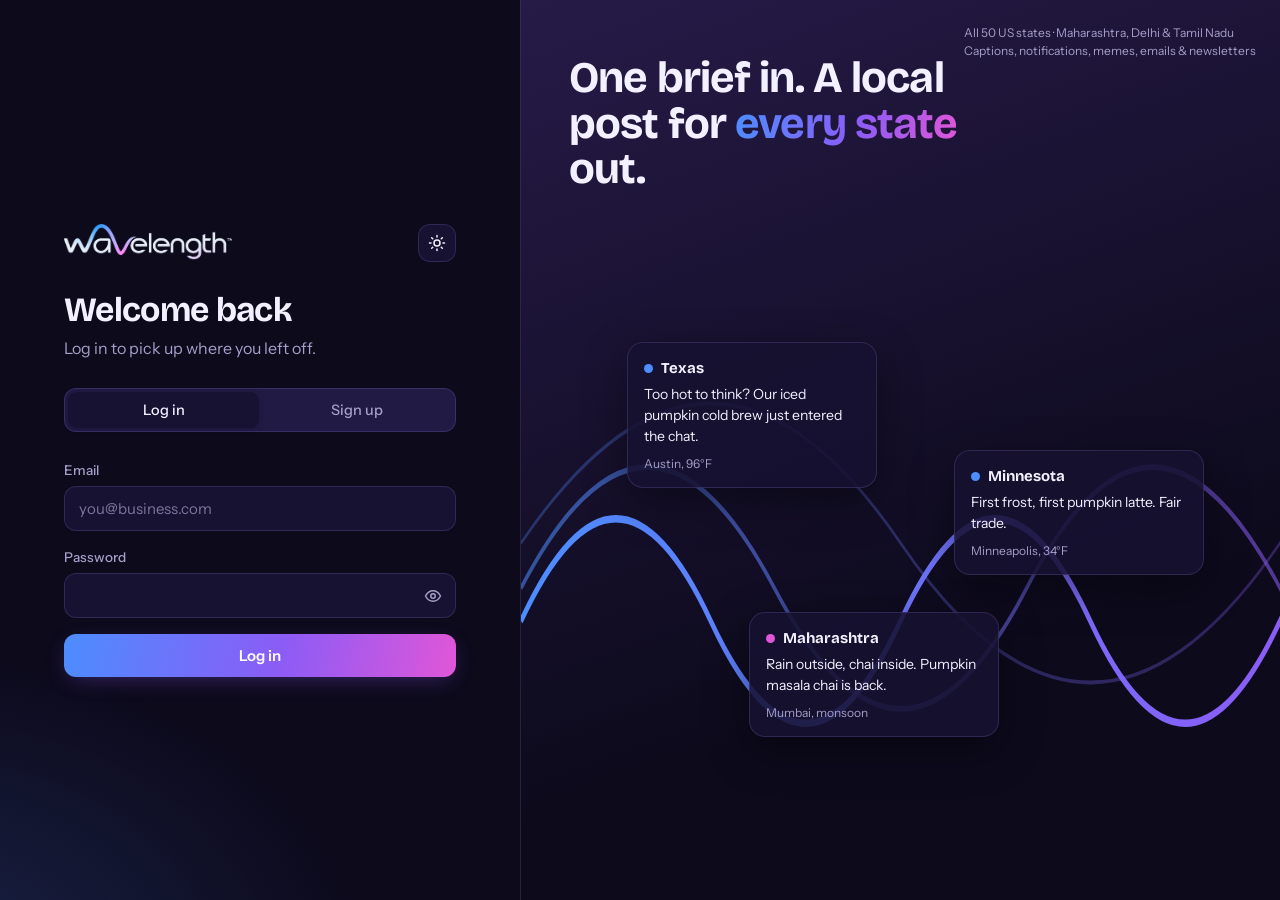
<file: src/frontend/index.html>
<!DOCTYPE html>
<html lang="en" data-theme="dark">
<head>
<meta charset="UTF-8" />
<title>Wavelength</title>
<script src="js/common.js"></script>
<style>body{background:#0D0A1C}</style>
</head>
<body>
  <script>
    window.location.href = getToken() ? 'projects.html' : 'login.html';
  </script>
  <p>Regional marketing content for all 50 US states, plus Maharashtra, Delhi, and Tamil Nadu. Create captions, notifications, memes, emails, and newsletters.</p>
  <noscript><a href="login.html">Continue to Wavelength</a></noscript>
</body>
</html>
</file>
<file: src/frontend/styles.css>
/* ===================================================================

   Wavelength — design tokens
   Dark is the default; [data-theme="light"] overrides. Theme is set on <html>
   by js/common.js before first paint.
   ========================================================================== */
:root, [data-theme="dark"] {
  --bg: #0D0A1C;
  --surface: #171232;
  --surface-2: #211A45;
  --line: rgba(170, 150, 255, .17);
  --text: #F3F0FF;
  --muted: #A59FC9;
  --blue: #4C8DFF;
  --violet: #8B5CF6;
  --magenta: #E056D8;
  --accent: var(--violet);
  --glow: rgba(139, 92, 246, .38);
  --ok: #5EEAA8;
  --warn: #FFC46B;
  --bad: #FF7A8A;
  --shadow: 0 14px 44px rgba(0, 0, 0, .4);
  --grad: linear-gradient(100deg, var(--blue), var(--violet) 55%, var(--magenta));
  color-scheme: dark;
}
[data-theme="light"] {
  --bg: #F6F4FF;
  --surface: #FFFFFF;
  --surface-2: #F1EDFF;
  --line: rgba(80, 55, 170, .15);
  --text: #1A1433;
  --muted: #655E8C;
  --blue: #2F6FE8;
  --violet: #7C4FD8;
  --magenta: #C13FC7;
  --glow: rgba(124, 79, 216, .24);
  --ok: #10996A;
  --warn: #A96A0F;
  --bad: #CF3049;
  --shadow: 0 12px 34px rgba(70, 45, 150, .13);
  color-scheme: light;
}
[data-country="India"] { --accent: var(--magenta); }

*, *::before, *::after { box-sizing: border-box; }
[hidden] { display: none !important; }
html, body { height: 100%; }
body {
  margin: 0;
  background: var(--bg);
  color: var(--text);
  font-family: 'Instrument Sans', system-ui, sans-serif;
  line-height: 1.5;
  -webkit-font-smoothing: antialiased;
}
body::before {
  content: "";
  position: fixed; inset: 0; z-index: -1; pointer-events: none;
  background:
    radial-gradient(900px 520px at 88% -10%, color-mix(in srgb, var(--violet) 26%, transparent), transparent 62%),
    radial-gradient(760px 520px at -8% 108%, color-mix(in srgb, var(--blue) 20%, transparent), transparent 62%);
}
h1, h2, h3 { font-family: 'Bricolage Grotesque', 'Instrument Sans', sans-serif; margin: 0; letter-spacing: -0.02em; }
button { font-family: inherit; color: inherit; }
:focus-visible { outline: 2px solid var(--accent); outline-offset: 2px; }

/* ---------- Logo (black-on-white PNG made theme-aware) ---------- */
.brand { display: inline-flex; text-decoration: none; color: var(--text); }
.logo-crop { position: relative; width: 168px; height: 40px; overflow: hidden; display: block; }
.logo-crop img { position: absolute; width: 186px; left: -9px; top: -25px; max-width: none; }
[data-theme="dark"] .logo-crop img { filter: invert(1) hue-rotate(180deg) saturate(1.3); mix-blend-mode: screen; }
[data-theme="light"] .logo-crop img { mix-blend-mode: multiply; }
.wordmark-text { font-family: 'Bricolage Grotesque', sans-serif; font-weight: 700; font-size: 24px; letter-spacing: -0.03em; background: var(--grad); -webkit-background-clip: text; background-clip: text; color: transparent; }

/* ---------- Buttons ---------- */
.btn {
  display: inline-flex; align-items: center; justify-content: center; gap: 8px;
  font-size: 15px; font-weight: 600;
  padding: 12px 20px; border: 0; border-radius: 12px;
  background: var(--grad); color: #fff; cursor: pointer;
  box-shadow: 0 6px 22px -6px var(--glow);
  transition: transform .15s ease, box-shadow .15s ease, opacity .15s;
}
.btn:hover { transform: translateY(-1px); box-shadow: 0 10px 28px -6px var(--glow); }
.btn:active { transform: translateY(0); }
.btn:disabled { opacity: .55; cursor: progress; transform: none; }
.btn.block { width: 100%; }
.btn-ghost {
  font-size: 13.5px; padding: 8px 14px; border-radius: 10px;
  background: var(--surface); border: 1px solid var(--line); color: var(--text); cursor: pointer;
  transition: border-color .15s, color .15s;
}
.btn-ghost:hover { border-color: var(--accent); color: var(--accent); }
.icon-btn {
  width: 38px; height: 38px; display: grid; place-items: center; flex: none;
  background: var(--surface); border: 1px solid var(--line); border-radius: 12px; cursor: pointer;
  transition: border-color .15s, transform .15s;
}
.icon-btn:hover { border-color: var(--accent); }
.icon-btn svg { width: 18px; height: 18px; }

/* Theme toggle: shows the icon of the theme you'd switch TO */
.theme-toggle .sun { display: none; }
[data-theme="dark"] .theme-toggle .sun { display: block; }
[data-theme="dark"] .theme-toggle .moon { display: none; }

/* ---------- Form fields ---------- */
.field { display: flex; flex-direction: column; gap: 6px; margin-bottom: 16px; }
.field > label { font-size: 13.5px; font-weight: 500; color: var(--muted); }
.field input, .field textarea, .field select {
  width: 100%; font-family: inherit; font-size: 15px; color: var(--text);
  padding: 12px 14px; background: var(--surface); border: 1px solid var(--line); border-radius: 12px;
  transition: border-color .15s, box-shadow .15s;
}
.field input::placeholder, .field textarea::placeholder { color: color-mix(in srgb, var(--muted) 70%, transparent); }
.field input:focus-visible, .field textarea:focus-visible { outline: none; border-color: var(--accent); box-shadow: 0 0 0 4px color-mix(in srgb, var(--accent) 22%, transparent); }
.field.invalid input { border-color: var(--bad); }
.field.invalid input:focus-visible { box-shadow: 0 0 0 4px color-mix(in srgb, var(--bad) 22%, transparent); }
.field.valid input { border-color: color-mix(in srgb, var(--ok) 60%, var(--line)); }
.field-msg { font-size: 13px; min-height: 0; color: var(--bad); display: none; }
.field.invalid .field-msg { display: block; }
.field-msg button { background: none; border: 0; padding: 0; color: var(--accent); text-decoration: underline; cursor: pointer; font-size: inherit; }
.input-wrap { position: relative; }
.input-wrap input { padding-right: 46px; }
.reveal-btn {
  position: absolute; right: 6px; top: 50%; transform: translateY(-50%);
  width: 34px; height: 34px; border: 0; border-radius: 8px; background: none; color: var(--muted); cursor: pointer;
  display: grid; place-items: center;
}
.reveal-btn:hover { color: var(--text); }
.reveal-btn svg { width: 18px; height: 18px; }
.form-error { color: var(--bad); font-size: 14px; margin: 0 0 14px; padding: 10px 12px; border-radius: 10px; background: color-mix(in srgb, var(--bad) 12%, transparent); border: 1px solid color-mix(in srgb, var(--bad) 35%, transparent); display: none; }
.form-error.show { display: block; }

/* ---------- Segmented control ---------- */
.seg { display: inline-flex; padding: 3px; gap: 2px; background: var(--surface-2); border: 1px solid var(--line); border-radius: 12px; }
.seg button {
  font-size: 13.5px; font-weight: 500; padding: 6px 12px; border: 0; border-radius: 9px;
  background: transparent; color: var(--muted); cursor: pointer; transition: background .15s, color .15s;
}
.seg button[aria-pressed="true"] { background: var(--surface); color: var(--text); box-shadow: 0 1px 6px rgba(0,0,0,.18); }
.seg.full { display: flex; }
.seg.full button { flex: 1; padding: 9px 12px; font-size: 14.5px; }

/* ===================================================================

   Auth
   ========================================================================== */
.auth { min-height: 100vh; display: grid; grid-template-columns: minmax(360px, 520px) 1fr; }
.auth-side { display: flex; flex-direction: column; justify-content: center; padding: 40px clamp(24px, 5vw, 72px); gap: 28px; }
.auth-side h1 { font-size: 34px; font-weight: 700; line-height: 1.1; }
.auth-side .sub { color: var(--muted); margin: 8px 0 0; }
.auth-top { display: flex; align-items: center; justify-content: space-between; }
.auth-form { display: none; flex-direction: column; }
.auth-form.active { display: flex; }
.rules { list-style: none; margin: -4px 0 16px; padding: 0; display: grid; gap: 4px; font-size: 13px; color: var(--muted); }
.rules li { display: flex; align-items: center; gap: 8px; }
.rules li::before { content: ""; width: 14px; height: 14px; border-radius: 50%; border: 1.5px solid var(--line); flex: none; transition: all .15s; }
.rules li.ok { color: var(--text); }
.rules li.ok::before { background: var(--ok); border-color: var(--ok); box-shadow: inset 0 0 0 3px var(--surface); }
.meter { display: grid; grid-template-columns: repeat(4, 1fr); gap: 4px; margin: -4px 0 12px; }
.meter i { height: 4px; border-radius: 4px; background: var(--surface-2); transition: background .2s; }
.meter[data-score="1"] i:nth-child(-n+1) { background: var(--bad); }
.meter[data-score="2"] i:nth-child(-n+2) { background: var(--warn); }
.meter[data-score="3"] i:nth-child(-n+3) { background: var(--blue); }
.meter[data-score="4"] i:nth-child(-n+4) { background: var(--ok); }

.auth-art { position: relative; overflow: hidden; border-left: 1px solid var(--line); background: linear-gradient(160deg, color-mix(in srgb, var(--violet) 20%, var(--bg)), var(--bg) 70%); }
.auth-art h2 { position: absolute; left: 48px; top: 56px; max-width: 420px; font-size: clamp(30px, 3.4vw, 48px); line-height: 1.05; font-weight: 700; z-index: 2; }
.auth-art h2 span { background: var(--grad); -webkit-background-clip: text; background-clip: text; color: transparent; }
.waves { position: absolute; inset: auto 0 0 0; height: 62%; }
.waves svg { position: absolute; left: 0; bottom: 0; width: 200%; height: 100%; animation: drift 22s linear infinite; }
.waves svg:nth-child(2) { animation-duration: 34s; opacity: .55; bottom: 6%; }
.waves svg:nth-child(3) { animation-duration: 48s; opacity: .3; bottom: 14%; }
@keyframes drift { to { transform: translateX(-50%); } }
.float-card {
  position: absolute; z-index: 2; max-width: 250px; padding: 14px 16px;
  background: color-mix(in srgb, var(--surface) 88%, transparent); border: 1px solid var(--line);
  border-radius: 16px; box-shadow: var(--shadow); font-size: 14px;
  animation: bob 6s ease-in-out infinite;
}
.float-card b { display: flex; align-items: center; gap: 8px; font-family: 'Bricolage Grotesque', sans-serif; font-size: 15px; margin-bottom: 4px; }
.float-card b::before { content: ""; width: 9px; height: 9px; border-radius: 50%; background: var(--accent); }
.float-card.india { --accent: var(--magenta); }
.float-card.us { --accent: var(--blue); }
.float-card small { display: block; margin-top: 8px; color: var(--muted); font-size: 12px; }
.fc1 { left: 14%; top: 38%; }
.fc2 { right: 10%; top: 50%; animation-delay: -2s; }
.fc3 { left: 30%; top: 68%; animation-delay: -4s; }
@keyframes bob { 50% { transform: translateY(-10px); } }
.art-caption { position: absolute; right: 24px; top: 24px; font-size: 12px; color: var(--muted); z-index: 2; }
@media (max-width: 900px) { .auth { grid-template-columns: 1fr; } .auth-art { display: none; } }

/* ===================================================================

   Profile / onboarding
   ========================================================================== */
.page { max-width: 640px; margin: 0 auto; padding: 28px 24px 80px; }
.page-head { display: flex; align-items: center; justify-content: space-between; margin-bottom: 36px; }
.page-head .right { display: flex; gap: 8px; align-items: center; }
.page h1 { font-size: 34px; margin-bottom: 6px; }
.page .sub { color: var(--muted); margin: 0 0 28px; }
.row-2 { display: grid; grid-template-columns: 1fr 1fr; gap: 12px; }
.states-grid { display: grid; grid-template-columns: 1fr 1fr; gap: 18px; }
.state-group-label { font-size: 13px; color: var(--muted); margin-bottom: 8px; font-weight: 500; }
.state-checkbox {
  display: inline-flex; align-items: center; margin: 0 6px 8px 0; padding: 8px 14px; cursor: pointer;
  background: var(--surface); border: 1px solid var(--line); border-radius: 999px; font-size: 14.5px;
  transition: all .15s; user-select: none;
}
.state-checkbox input { position: absolute; opacity: 0; pointer-events: none; }
.state-checkbox:hover { border-color: var(--accent); }
.state-checkbox:has(input:checked) { background: var(--grad); color: #fff; border-color: transparent; box-shadow: 0 4px 16px -4px var(--glow); }
.state-checkbox:has(input:focus-visible) { outline: 2px solid var(--accent); outline-offset: 2px; }
@media (max-width: 520px) { .row-2, .states-grid { grid-template-columns: 1fr; } }

/* ===================================================================

   App shell: chat on the left, agent loop on the right
   ========================================================================== */
body.app { overflow: hidden; }
.shell { height: 100vh; display: grid; grid-template-columns: minmax(360px, 34%) 1fr; }

/* ---- Chat ---- */
.chat { display: flex; flex-direction: column; min-height: 0; border-right: 1px solid var(--line); background: color-mix(in srgb, var(--surface) 55%, transparent); }
.chat-head { display: flex; align-items: center; justify-content: space-between; padding: 14px 18px; border-bottom: 1px solid var(--line); }
.chat-head .right { display: flex; gap: 8px; align-items: center; }
.profile-menu { position: relative; }
.avatar { font-family: 'Bricolage Grotesque', sans-serif; font-weight: 700; background: var(--grad); color: #fff; border: 0; }
.profile-dropdown {
  display: none; position: absolute; right: 0; top: calc(100% + 8px); min-width: 190px; z-index: 30;
  background: var(--surface); border: 1px solid var(--line); border-radius: 14px; box-shadow: var(--shadow); overflow: hidden; flex-direction: column;
}
.profile-dropdown.open { display: flex; }
.profile-dropdown .who { padding: 12px 14px; font-size: 13px; color: var(--muted); border-bottom: 1px solid var(--line); }
.profile-dropdown .who b { display: block; color: var(--text); font-size: 14.5px; }
.profile-dropdown a, .profile-dropdown button { font-size: 14px; padding: 10px 14px; text-align: left; background: none; border: 0; text-decoration: none; color: var(--text); cursor: pointer; }
.profile-dropdown a:hover, .profile-dropdown button:hover { background: var(--surface-2); }

.messages { flex: 1; min-height: 0; overflow-y: auto; padding: 22px 18px; display: flex; flex-direction: column; gap: 14px; scroll-behavior: smooth; }
.msg { display: flex; gap: 10px; max-width: 92%; animation: pop .25s ease both; }
.msg.user { align-self: flex-end; flex-direction: row-reverse; }
.orb { width: 28px; height: 28px; border-radius: 50%; flex: none; background: var(--grad); box-shadow: 0 0 16px var(--glow); margin-top: 2px; }
.bubble { padding: 11px 14px; border-radius: 16px; font-size: 15px; background: var(--surface); border: 1px solid var(--line); border-top-left-radius: 6px; overflow-wrap: anywhere; }
.msg.user .bubble { background: var(--grad); color: #fff; border: 0; border-top-left-radius: 16px; border-top-right-radius: 6px; }
.bubble p { margin: 0; }
.bubble p + p { margin-top: 8px; }
.bubble .chips { display: flex; flex-wrap: wrap; gap: 6px; margin-top: 10px; }
.chip-btn { font-size: 13px; padding: 6px 12px; border-radius: 999px; background: var(--surface-2); border: 1px solid var(--line); cursor: pointer; text-align: left; transition: border-color .15s; }
.chip-btn:hover { border-color: var(--accent); }
.msg.user .file-tag { display: inline-block; margin-top: 6px; font-size: 12.5px; padding: 3px 9px; border-radius: 999px; background: rgba(255,255,255,.22); }
.typing { display: inline-flex; gap: 4px; padding: 4px 0; }
.typing i { width: 7px; height: 7px; border-radius: 50%; background: var(--muted); animation: blink 1.1s infinite; }
.typing i:nth-child(2) { animation-delay: .15s; } .typing i:nth-child(3) { animation-delay: .3s; }
@keyframes blink { 0%, 80%, 100% { opacity: .25; transform: translateY(0); } 40% { opacity: 1; transform: translateY(-3px); } }
@keyframes pop { from { opacity: 0; transform: translateY(8px) scale(.98); } }

.composer { margin: 0 14px 16px; padding: 12px; background: var(--surface); border: 1px solid var(--line); border-radius: 20px; box-shadow: var(--shadow); transition: border-color .15s, box-shadow .15s; }
.composer:focus-within { border-color: var(--accent); box-shadow: var(--shadow), 0 0 0 4px color-mix(in srgb, var(--accent) 18%, transparent); }
.composer.drag { border-color: var(--magenta); border-style: dashed; }
.composer textarea { width: 100%; resize: none; border: 0; background: transparent; color: var(--text); font: inherit; font-size: 15px; line-height: 1.45; padding: 4px 4px 8px; max-height: 160px; outline: none; }
.composer textarea::placeholder { color: color-mix(in srgb, var(--muted) 75%, transparent); }
.attachments { display: flex; flex-wrap: wrap; gap: 6px; }
.attachments:not(:empty) { margin-bottom: 8px; }
.attach-chip { display: inline-flex; align-items: center; gap: 8px; font-size: 13px; padding: 5px 6px 5px 11px; border-radius: 999px; background: var(--surface-2); border: 1px solid var(--line); }
.attach-chip small { color: var(--muted); }
.attach-chip button { width: 20px; height: 20px; border-radius: 50%; border: 0; background: color-mix(in srgb, var(--muted) 25%, transparent); cursor: pointer; line-height: 1; font-size: 14px; }
.attach-chip button:hover { background: var(--bad); color: #fff; }
.composer-row { display: flex; align-items: center; gap: 8px; }
.composer-row .seg { margin-left: 2px; }
.composer-row .seg button { padding: 5px 10px; font-size: 13px; }
.send { margin-left: auto; width: 40px; height: 40px; border-radius: 12px; border: 0; background: var(--grad); color: #fff; cursor: pointer; display: grid; place-items: center; box-shadow: 0 6px 18px -6px var(--glow); transition: transform .15s, opacity .15s; }
.send:hover { transform: translateY(-1px) rotate(-6deg); }
.send:disabled { opacity: .45; cursor: progress; transform: none; }
.send svg { width: 18px; height: 18px; }
.hint { text-align: center; font-size: 12px; color: var(--muted); margin: -6px 0 12px; }

/* ---- Stage ---- */
.stage-col { min-width: 0; min-height: 0; overflow-y: auto; padding: 22px clamp(18px, 3vw, 40px) 60px; }
.stage-top { display: flex; align-items: center; justify-content: space-between; margin-bottom: 4px; }
.stage-top h2 { font-size: 22px; font-weight: 700; }
.status { display: inline-flex; align-items: center; gap: 8px; font-size: 13px; padding: 5px 12px; border-radius: 999px; background: var(--surface); border: 1px solid var(--line); color: var(--muted); }
.status::before { content: ""; width: 8px; height: 8px; border-radius: 50%; background: var(--muted); }
.status[data-s="running"] { color: var(--text); }
.status[data-s="running"]::before { background: var(--warn); animation: blink 1s infinite; }
.status[data-s="done"]::before { background: var(--ok); }
.status[data-s="error"]::before { background: var(--bad); }

.stage { position: relative; }
.loop-wrap { margin: 0 auto; width: 100%; transition: width .55s cubic-bezier(.4,0,.2,1); }
.stage.compact .loop-wrap { width: 78%; }
#loop { display: block; width: 100%; height: auto; overflow: visible; }
#loop .track { fill: none; stroke: var(--line); stroke-width: 3; stroke-linecap: round; }
#loop .track.ret { stroke-dasharray: 3 9; }
#loop .lit { fill: none; stroke: url(#loop-grad); stroke-width: 4; stroke-linecap: round; filter: drop-shadow(0 0 6px var(--glow)); }
#loop .node .halo { fill: var(--accent); opacity: 0; transform-box: fill-box; transform-origin: center; }
#loop .node .disc { fill: var(--surface-2); stroke: var(--line); stroke-width: 2; transition: fill .3s, stroke .3s; }
#loop .node .emoji { font-size: 22px; text-anchor: middle; dominant-baseline: central; transition: opacity .3s; opacity: .55; }
#loop .node .lbl { font-family: 'Instrument Sans', sans-serif; font-size: 14px; font-weight: 500; text-anchor: middle; fill: var(--muted); transition: fill .3s; }
#loop .node.active .disc { stroke: var(--violet); fill: var(--surface); }
#loop .node.active .halo { animation: ping 1.2s ease-out infinite; }
#loop .node.active .emoji, #loop .node.done .emoji { opacity: 1; }
#loop .node.active .lbl, #loop .node.done .lbl { fill: var(--text); }
#loop .node.done .disc { fill: color-mix(in srgb, var(--violet) 35%, var(--surface)); stroke: var(--violet); }
#loop .node.error .disc { stroke: var(--bad); fill: color-mix(in srgb, var(--bad) 20%, var(--surface)); }
#loop .pulse-core { fill: #fff; }
#loop .pulse-glow { fill: var(--magenta); opacity: .5; filter: blur(5px); }
#loop .ret-label { font-size: 13px; fill: var(--muted); text-anchor: middle; }
@keyframes ping { 0% { opacity: .45; transform: scale(.8); } 100% { opacity: 0; transform: scale(1.5); } }

.caption { text-align: center; min-height: 74px; margin-top: 4px; }
.caption h3 { font-size: 19px; font-weight: 600; }
.caption p { margin: 4px auto 0; max-width: 46ch; color: var(--muted); font-size: 15px; }
.caption .cap-hint { margin-top: 10px; font-size: 13.5px; color: var(--accent); font-weight: 500; }
.stage.compact .caption { display: none; }

.trace { margin: 18px 0 8px; background: var(--surface); border: 1px solid var(--line); border-radius: 14px; overflow: hidden; }
.trace summary { cursor: pointer; padding: 10px 14px; font-size: 13.5px; font-weight: 500; color: var(--muted); list-style: none; display: flex; justify-content: space-between; }
.trace summary::-webkit-details-marker { display: none; }
.trace summary::after { content: "Show"; }
.trace[open] summary::after { content: "Hide"; }
.trace-log { padding: 4px 14px 14px; font-family: 'JetBrains Mono', ui-monospace, monospace; font-size: 12.5px; display: grid; gap: 5px; max-height: 190px; overflow-y: auto; }
.tl { display: grid; grid-template-columns: 46px 64px 1fr; gap: 8px; animation: pop .2s ease both; }
.tl .t { color: var(--muted); }
.tl .tag { color: var(--accent); font-weight: 500; }
.tl .msg { overflow-wrap: anywhere; }
.tl.err .msg { color: var(--bad); }
.tl.idle { display: block; color: var(--muted); }

.results { display: grid; grid-template-columns: repeat(auto-fill, minmax(300px, 1fr)); gap: 16px; margin-top: 18px; }
.state-card { display: flex; flex-direction: column; background: var(--surface); border: 1px solid var(--line); border-radius: 18px; overflow: hidden; animation: pop .35s ease both; }
.state-card.ghost { background: transparent; border-style: dashed; min-height: 130px; align-items: center; justify-content: center; text-align: center; color: var(--muted); padding: 18px; animation: none; }
.state-card.ghost b { color: var(--text); font-family: 'Bricolage Grotesque', sans-serif; font-size: 17px; }
.state-card.skeleton { min-height: 200px; padding: 18px; gap: 10px; }
.skel { border-radius: 8px; background: linear-gradient(90deg, var(--surface-2) 25%, color-mix(in srgb, var(--violet) 22%, var(--surface-2)) 50%, var(--surface-2) 75%); background-size: 200% 100%; animation: shimmer 1.3s linear infinite; height: 14px; }
@keyframes shimmer { to { background-position: -200% 0; } }
.state-card-head { display: flex; align-items: center; justify-content: space-between; gap: 8px; padding: 14px 16px 6px; }
.state-name { font-family: 'Bricolage Grotesque', sans-serif; font-size: 20px; font-weight: 700; display: flex; align-items: center; gap: 8px; }
.state-name::before { content: ""; width: 10px; height: 10px; border-radius: 50%; background: var(--accent); box-shadow: 0 0 12px var(--accent); }
.regen-btn { font-size: 12.5px; padding: 5px 10px; background: none; border: 1px solid var(--line); border-radius: 9px; cursor: pointer; color: var(--muted); }
.regen-btn:hover { border-color: var(--accent); color: var(--accent); }
.ctx { display: flex; flex-wrap: wrap; gap: 6px; padding: 0 16px 8px; }
.ctx span { font-size: 12.5px; padding: 3px 9px; border-radius: 999px; background: var(--surface-2); color: var(--muted); max-width: 100%; overflow: hidden; text-overflow: ellipsis; white-space: nowrap; }
.candidate-list { padding: 4px 12px 12px; display: grid; gap: 8px; }
.candidate-row { padding: 12px; border-radius: 12px; border: 1px solid transparent; background: var(--surface-2); display: grid; gap: 10px; transition: border-color .15s; }
.candidate-row.selected { border-color: var(--accent); background: color-mix(in srgb, var(--accent) 14%, var(--surface-2)); }
.candidate-text { font-size: 14.5px; }
.candidate-actions { display: flex; align-items: center; gap: 6px; }
.thumb { width: 34px; height: 30px; font-size: 14px; background: var(--surface); border: 1px solid var(--line); border-radius: 9px; cursor: pointer; }
.thumb.active { border-color: var(--accent); background: color-mix(in srgb, var(--accent) 20%, var(--surface)); }
.use-btn { margin-left: auto; font-size: 13px; font-weight: 600; padding: 6px 13px; border-radius: 9px; border: 0; cursor: pointer; background: var(--text); color: var(--bg); }
.candidate-row.selected .use-btn { background: var(--accent); color: #fff; }

.note { margin-top: 18px; font-size: 13px; color: var(--muted); padding-left: 12px; border-left: 2px solid var(--accent); }
.note:empty { display: none; }
.email-section { margin-top: 26px; padding: 20px; background: var(--surface); border: 1px solid var(--line); border-radius: 18px; animation: pop .3s ease both; }
.email-section h2 { font-size: 20px; margin-bottom: 4px; }
.email-section .sub { margin: 0 0 14px; color: var(--muted); font-size: 14px; }
.inline-note { font-size: 13px; color: var(--muted); margin: 8px 0; min-height: 18px; }

/* ---- Small screens: stack chat above the stage ---- */
@media (max-width: 900px) {
  body.app { overflow: auto; }
  .shell { height: auto; grid-template-columns: 1fr; }
  .chat { height: 78vh; border-right: 0; border-bottom: 1px solid var(--line); }
  .stage-col { overflow: visible; }
  .stage.compact .loop-wrap { width: 100%; }
}
@media (max-width: 600px) {
  #loop .node .lbl { font-size: 27px; }
  #loop .node .emoji { font-size: 30px; }
  #loop .ret-label { font-size: 24px; }
  .caption h3 { font-size: 18px; }
  .stage-col { padding-inline: 16px; }
}
@media (prefers-reduced-motion: reduce) {
  *, *::before, *::after { animation-duration: .001ms !important; animation-iteration-count: 1 !important; transition-duration: .001ms !important; scroll-behavior: auto !important; }
}

.history-entry {padding: 16px; margin-bottom: 16px; border: 1px solid var(--border); border-radius: 12px;}
.history-copy, .candidate-text {white-space: pre-wrap;}
#content-type {flex-wrap: wrap;}

.candidate-text, .history-copy {white-space: normal;}
.candidate-text ul, .candidate-text ol, .history-copy ul, .history-copy ol {padding-left: 1.4em;}
.candidate-text p, .history-copy p {margin: .6em 0;}

.source-context {font-size: .85rem; margin-bottom: 12px;}
.source-context summary {cursor: pointer;}
.source-context pre {white-space: pre-wrap; overflow-wrap: anywhere;}

/* Projects */
.projects-nav{display:flex;align-items:center;justify-content:space-between;padding:26px 5%;border-bottom:1px solid var(--line);gap:20px}.projects-nav nav{display:flex;align-items:center;gap:22px}.projects-nav a,.project-card a,.project-bar a{color:var(--text);text-decoration:none}.projects-main{max-width:1240px;margin:auto;padding:68px 32px}.projects-heading{display:flex;align-items:center;justify-content:space-between;gap:24px}.projects-heading h1{font-size:clamp(32px,5vw,52px);margin:10px 0}.projects-heading p,.project-card p,.project-dialog p{color:var(--muted)}.project-eyebrow{font-size:11px;letter-spacing:.1em;color:var(--muted)}.projects-grid{display:grid;grid-template-columns:repeat(auto-fill,minmax(290px,1fr));gap:22px;margin-top:36px}.project-card{background:var(--surface);border:1px solid var(--line);border-radius:18px;padding:26px;display:flex;flex-direction:column;min-height:285px;transition:border-color .2s,transform .2s}.project-card:hover{border-color:var(--violet);transform:translateY(-3px)}.project-card-top,.project-card-footer{display:flex;align-items:center;justify-content:space-between;gap:12px}.project-symbol{background:var(--surface-2);border:1px solid var(--line);border-radius:12px;padding:8px 14px;color:var(--magenta);font-size:24px}.project-card h2{font-size:23px;margin-top:22px;overflow-wrap:anywhere}.project-card p{font-size:13px}.project-members{display:flex;align-items:center;gap:10px;margin:8px 0 24px}.member-bubble{display:inline-grid;place-items:center;width:32px;height:32px;border-radius:50%;background:var(--grad);color:white;border:2px solid var(--surface);font-size:12px}.project-card-footer{margin-top:auto;border-top:1px solid var(--line);padding-top:18px;font-size:13px}.new-project-card{align-items:center;justify-content:center;cursor:pointer;background:transparent;border-style:dashed}.new-project-card>span{font-size:34px;color:var(--violet)}.project-dialog{width:min(560px,calc(100% - 32px));max-height:85vh;overflow:auto;background:var(--surface);color:var(--text);border:1px solid var(--line);border-radius:20px;padding:30px;box-shadow:var(--shadow)}.project-dialog::backdrop{background:rgba(5,3,15,.75);backdrop-filter:blur(5px)}.upload-zone{border:1px dashed var(--violet);border-radius:14px;display:flex;flex-direction:column;gap:8px;padding:24px;margin:22px 0;cursor:pointer}.upload-zone span,.upload-zone small{color:var(--muted);font-size:12px}.upload-zone input{max-width:100%;margin-top:12px}.library-row{display:flex;justify-content:space-between;align-items:center;gap:16px;padding:18px 0;border-bottom:1px solid var(--line)}.library-row strong{overflow-wrap:anywhere}.library-row small{display:block;color:var(--muted)}.project-bar{padding:12px 20px;border-bottom:1px solid var(--line);display:flex;align-items:center;gap:14px;background:var(--surface)}.project-bar strong{overflow:hidden;text-overflow:ellipsis;white-space:nowrap}.project-bar span{font-size:11px;color:var(--muted);margin-left:auto}.app .shell{height:calc(100dvh - 49px)}
@media(max-width:650px){.projects-nav{align-items:flex-start}.projects-nav nav{gap:10px;flex-wrap:wrap;justify-content:flex-end;font-size:12px}.projects-main{padding:36px 20px}.projects-heading{align-items:flex-start;flex-wrap:wrap}.project-bar{font-size:12px}.project-eyebrow{letter-spacing:.04em}}

.projects-brand { flex-direction: column; align-items: flex-start; gap: 6px; flex-shrink: 0; }
.projects-brand .project-eyebrow { padding-left: 4px; }


.image-preview { margin-top: 18px; display: flex; flex-wrap: wrap; align-items: center; gap: 12px; }
.image-preview img { width: 100%; max-width: 600px; height: auto; border-radius: 12px; display: block; }
.image-preview p { width: 100%; color: var(--muted); font-size: 12px; }


/* Keep composer controls within the chat column at every width. */
.sr-only {
  position: absolute; width: 1px; height: 1px; padding: 0; margin: -1px;
  overflow: hidden; clip: rect(0, 0, 0, 0); white-space: nowrap; border: 0;
}
.chat { min-width: 0; }
.composer { min-width: 0; flex-shrink: 0; }
.composer-tools {
  display: grid; grid-template-columns: 36px minmax(0, 1fr) auto auto;
  align-items: center; gap: 6px; margin-top: 6px; padding-bottom: 10px;
  border-bottom: 1px solid var(--line);
}
.composer-tools .icon-btn { width: 36px; height: 36px; flex-shrink: 0; }
.composer-tools .btn-ghost {
  padding: 7px 9px; min-height: 36px; font-size: 12px; white-space: nowrap;
}
.composer-tools select {
  min-width: 0; width: 100%; height: 36px; padding: 5px 6px;
  border: 1px solid var(--line); border-radius: 9px;
  background: var(--surface-2); color: var(--text); font: inherit; font-size: 12px;
}
.composer-row {
  display: grid; grid-template-columns: minmax(0, 1fr) 40px;
  align-items: end; gap: 8px; padding-top: 10px;
}
.composer-row .seg { display: flex; flex-wrap: wrap; min-width: 0; margin: 0; }
.composer-row .seg button { flex: 0 0 auto; white-space: nowrap; padding: 5px 8px; font-size: 12px; }
.composer-row .send { flex-shrink: 0; margin: 0; }
#image-reference-list { padding: 0 14px; max-height: 100px; overflow-y: auto; flex-shrink: 0; }
.attach-chip { max-width: 100%; overflow-wrap: anywhere; }
.attach-chip button { flex-shrink: 0; }
@media (max-width: 400px) {
  .composer-tools { grid-template-columns: 36px minmax(0, 1fr); }
  .composer-tools .btn-ghost { width: 100%; }
}

.brand-presets { border: 1px solid var(--line); border-radius: 16px; background: var(--surface); padding: 20px; margin: 24px 0; }
.brand-presets h2 { font-size: 21px; }
.brand-presets p { font-size: 13px; color: var(--muted); }
.preset-controls { display: flex; flex-wrap: wrap; gap: 8px; margin-top: 8px; }
.preset-controls select { flex: 1; min-width: 180px; padding: 10px; border: 1px solid var(--line); border-radius: 10px; background: var(--surface-2); color: var(--text); font: inherit; }
.brand-presets pre { white-space: pre-wrap; overflow-wrap: anywhere; font-size: 12px; max-height: 320px; overflow-y: auto; }
.brand-presets summary { cursor: pointer; }
.brand-presets li { font-size: 13px; margin: 10px 0; }
</file>
